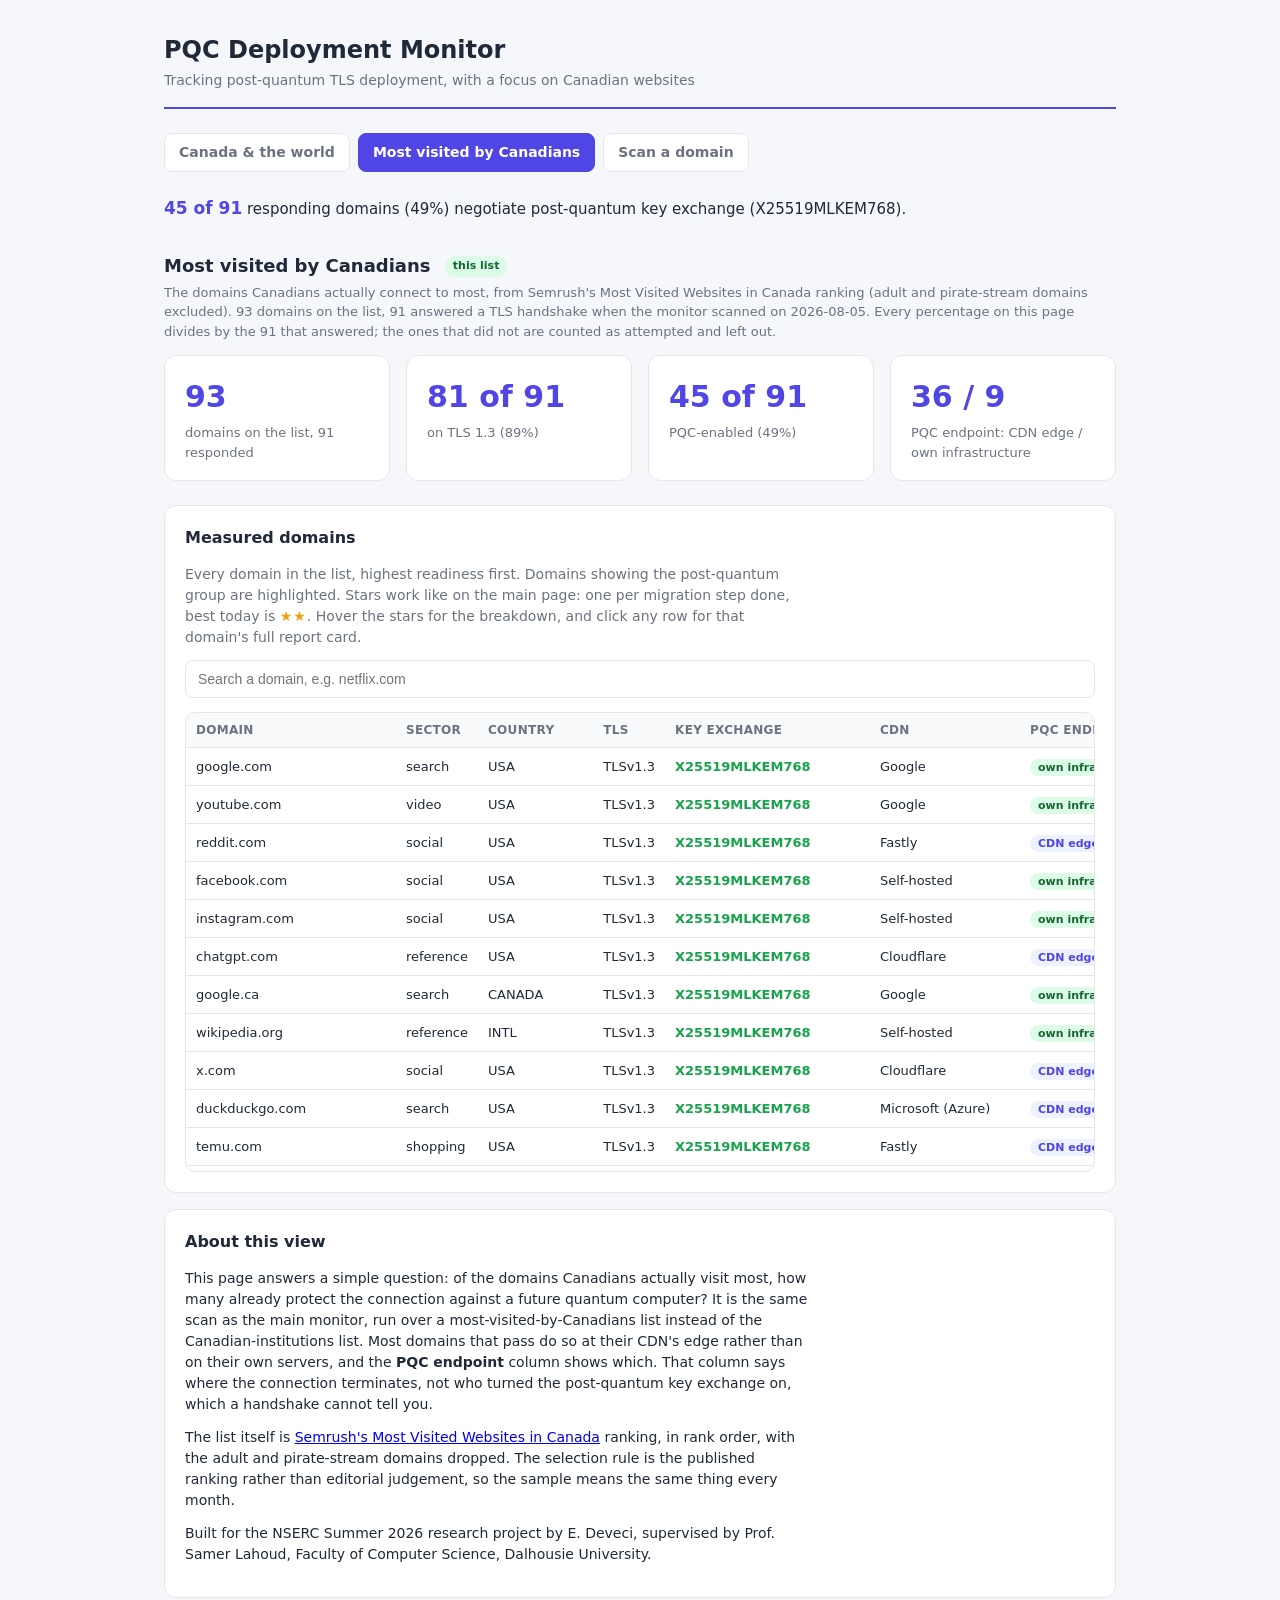
<file: canada-topvisited.html>
<!DOCTYPE html>
<html lang='en'>
<head>
<meta charset='UTF-8'>
<meta name='viewport' content='width=device-width, initial-scale=1.0'>
<title>PQC Monitor - Most visited by Canadians</title>
<link rel='icon' href="data:image/svg+xml,<svg xmlns='http://www.w3.org/2000/svg' viewBox='0 0 16 16'><rect width='16' height='16' rx='3' fill='%234f46e5'/><rect x='4.5' y='7.5' width='7' height='5' rx='1' fill='white'/><path d='M6 7.5V5.8a2 2 0 0 1 4 0v1.7' stroke='white' stroke-width='1.3' fill='none'/></svg>">
<link rel='stylesheet' href='style.css?v=2026-08-07-1'>
</head>
<body>
<div class='page'>
<header class='header'><div><h1>PQC Deployment Monitor</h1><p class='tagline'>Tracking post-quantum TLS deployment, with a focus on Canadian websites</p></div></header>
<nav class='nav'><a href='index.html'>Canada &amp; the world</a><a href='canada-topvisited.html' class='active'>Most visited by Canadians</a><a href='check.html'>Scan a domain</a></nav>
<p class='headline'><strong>45 of 91</strong> responding domains (49%) negotiate post-quantum key exchange (X25519MLKEM768).</p>
<h2 class='section-head'>Most visited by Canadians <span class='tag tag-ca'>this list</span></h2>
<p class='scope'>
The domains Canadians actually connect to most, from Semrush's Most Visited Websites in
Canada ranking (adult and pirate-stream domains excluded). 93 domains on the list,
91 answered a TLS handshake when the monitor scanned on 2026-08-05. Every
percentage on this page divides by the 91 that answered; the ones that did not are
counted as attempted and left out.
</p>
<section class='summary'><div class='box'><div class='num'>93</div><div class='label'>domains on the list, 91 responded</div></div><div class='box'><div class='num'>81 of 91</div><div class='label'>on TLS 1.3 (89%)</div></div><div class='box'><div class='num'>45 of 91</div><div class='label'>PQC-enabled (49%)</div></div><div class='box'><div class='num'>36 / 9</div><div class='label'>PQC endpoint: CDN edge / own infrastructure</div></div></section>
<section class='card'>
<h2>Measured domains</h2>
<p class='hint'>
Every domain in the list, highest readiness first. Domains showing the post-quantum group
are highlighted. Stars work like on the main page: one per migration step done, best today
is <span class='stars'>★★</span>. Hover the stars for the breakdown, and click any
row for that domain's full report card.
</p>
<div id='siteDetail' class='site-detail' style='display:none'></div>
<div class='filters'><input id='search' placeholder='Search a domain, e.g. netflix.com' oninput='draw()'></div>
<div class='table-scroll'><table><thead><tr><th>Domain</th><th>Sector</th><th>Country</th><th>TLS</th><th>Key exchange</th><th>CDN</th><th>PQC endpoint</th><th>Readiness</th></tr></thead><tbody id='rows'></tbody></table></div>
</section>
<section class='card'><h2>About this view</h2>
<p>
This page answers a simple question: of the domains Canadians actually visit most, how many
already protect the connection against a future quantum computer? It is the same scan as the
main monitor, run over a most-visited-by-Canadians list instead of the Canadian-institutions
list. Most domains that pass do so at their CDN's edge rather than on their own servers, and
the <strong>PQC endpoint</strong> column shows which. That column says where the connection
terminates, not who turned the post-quantum key exchange on, which a handshake cannot tell
you.
</p>
<p>
The list itself is <a href='https://www.semrush.com/trending-websites/ca/all'>Semrush's Most
Visited Websites in Canada</a> ranking, in rank order, with the adult and pirate-stream
domains dropped. The selection rule is the published ranking rather than editorial judgement,
so the sample means the same thing every month.
</p>
<p>
Built for the NSERC Summer 2026 research project by E. Deveci, supervised by
Prof. Samer Lahoud, Faculty of Computer Science, Dalhousie University.
</p>
</section>
</div>
<script src='report-card.js?v=2026-08-07-1'></script>
<script>
const DATA = [{"site": "google.com", "sector": "search", "country": "USA", "tls": "TLSv1.3", "kex": "X25519MLKEM768", "cert": "ecdsa_secp256r1_sha256", "cdn": "Google", "source": "own", "score": 75, "stars": 2}, {"site": "youtube.com", "sector": "video", "country": "USA", "tls": "TLSv1.3", "kex": "X25519MLKEM768", "cert": "ecdsa_secp256r1_sha256", "cdn": "Google", "source": "own", "score": 75, "stars": 2}, {"site": "reddit.com", "sector": "social", "country": "USA", "tls": "TLSv1.3", "kex": "X25519MLKEM768", "cert": "rsa_pss_rsae_sha256", "cdn": "Fastly", "source": "provider", "score": 75, "stars": 2}, {"site": "facebook.com", "sector": "social", "country": "USA", "tls": "TLSv1.3", "kex": "X25519MLKEM768", "cert": "ecdsa_secp256r1_sha256", "cdn": "Self-hosted", "source": "own", "score": 75, "stars": 2}, {"site": "instagram.com", "sector": "social", "country": "USA", "tls": "TLSv1.3", "kex": "X25519MLKEM768", "cert": "ecdsa_secp256r1_sha256", "cdn": "Self-hosted", "source": "own", "score": 75, "stars": 2}, {"site": "chatgpt.com", "sector": "reference", "country": "USA", "tls": "TLSv1.3", "kex": "X25519MLKEM768", "cert": "ecdsa_secp256r1_sha256", "cdn": "Cloudflare", "source": "provider", "score": 75, "stars": 2}, {"site": "google.ca", "sector": "search", "country": "CANADA", "tls": "TLSv1.3", "kex": "X25519MLKEM768", "cert": "ecdsa_secp256r1_sha256", "cdn": "Google", "source": "own", "score": 75, "stars": 2}, {"site": "wikipedia.org", "sector": "reference", "country": "INTL", "tls": "TLSv1.3", "kex": "X25519MLKEM768", "cert": "ecdsa_secp256r1_sha256", "cdn": "Self-hosted", "source": "own", "score": 75, "stars": 2}, {"site": "x.com", "sector": "social", "country": "USA", "tls": "TLSv1.3", "kex": "X25519MLKEM768", "cert": "ecdsa_secp256r1_sha256", "cdn": "Cloudflare", "source": "provider", "score": 75, "stars": 2}, {"site": "duckduckgo.com", "sector": "search", "country": "USA", "tls": "TLSv1.3", "kex": "X25519MLKEM768", "cert": "rsa_pss_rsae_sha256", "cdn": "Microsoft (Azure)", "source": "provider", "score": 75, "stars": 2}, {"site": "temu.com", "sector": "shopping", "country": "USA", "tls": "TLSv1.3", "kex": "X25519MLKEM768", "cert": "rsa_pss_rsae_sha256", "cdn": "Fastly", "source": "provider", "score": 75, "stars": 2}, {"site": "weather.com", "sector": "news", "country": "USA", "tls": "TLSv1.3", "kex": "X25519MLKEM768", "cert": "ecdsa_secp256r1_sha256", "cdn": "Akamai", "source": "provider", "score": 75, "stars": 2}, {"site": "walmart.ca", "sector": "shopping", "country": "CANADA", "tls": "TLSv1.3", "kex": "X25519MLKEM768", "cert": "rsa_pss_rsae_sha256", "cdn": "Akamai", "source": "provider", "score": 75, "stars": 2}, {"site": "pinterest.com", "sector": "social", "country": "USA", "tls": "TLSv1.3", "kex": "X25519MLKEM768", "cert": "rsa_pss_rsae_sha256", "cdn": "Fastly", "source": "provider", "score": 75, "stars": 2}, {"site": "discord.com", "sector": "social", "country": "USA", "tls": "TLSv1.3", "kex": "X25519MLKEM768", "cert": "ecdsa_secp256r1_sha256", "cdn": "Cloudflare", "source": "provider", "score": 75, "stars": 2}, {"site": "stake.com", "sector": "other", "country": "CURACAO", "tls": "TLSv1.3", "kex": "X25519MLKEM768", "cert": "ecdsa_secp256r1_sha256", "cdn": "Cloudflare", "source": "provider", "score": 75, "stars": 2}, {"site": "twitch.tv", "sector": "video", "country": "USA", "tls": "TLSv1.3", "kex": "X25519MLKEM768", "cert": "rsa_pss_rsae_sha256", "cdn": "Fastly", "source": "provider", "score": 75, "stars": 2}, {"site": "interac.ca", "sector": "bank", "country": "CANADA", "tls": "TLSv1.3", "kex": "X25519MLKEM768", "cert": "rsa_pss_rsae_sha256", "cdn": "Imperva (Incapsula)", "source": "provider", "score": 75, "stars": 2}, {"site": "nytimes.com", "sector": "news", "country": "USA", "tls": "TLSv1.3", "kex": "X25519MLKEM768", "cert": "rsa_pss_rsae_sha256", "cdn": "Fastly", "source": "provider", "score": 75, "stars": 2}, {"site": "claude.ai", "sector": "reference", "country": "USA", "tls": "TLSv1.3", "kex": "X25519MLKEM768", "cert": "ecdsa_secp256r1_sha256", "cdn": "Cloudflare", "source": "provider", "score": 75, "stars": 2}, {"site": "apple.com", "sector": "reference", "country": "USA", "tls": "TLSv1.3", "kex": "X25519MLKEM768", "cert": "ecdsa_secp256r1_sha256", "cdn": "Self-hosted", "source": "own", "score": 75, "stars": 2}, {"site": "bbc.com", "sector": "news", "country": "UK", "tls": "TLSv1.3", "kex": "X25519MLKEM768", "cert": "rsa_pss_rsae_sha256", "cdn": "Fastly", "source": "provider", "score": 75, "stars": 2}, {"site": "indeed.com", "sector": "reference", "country": "USA", "tls": "TLSv1.3", "kex": "X25519MLKEM768", "cert": "ecdsa_secp256r1_sha256", "cdn": "Cloudflare", "source": "provider", "score": 75, "stars": 2}, {"site": "td.com", "sector": "bank", "country": "CANADA", "tls": "TLSv1.3", "kex": "X25519MLKEM768", "cert": "rsa_pss_rsae_sha256", "cdn": "Akamai", "source": "provider", "score": 75, "stars": 2}, {"site": "whatsapp.com", "sector": "social", "country": "USA", "tls": "TLSv1.3", "kex": "X25519MLKEM768", "cert": "ecdsa_secp256r1_sha256", "cdn": "Self-hosted", "source": "own", "score": 75, "stars": 2}, {"site": "homedepot.ca", "sector": "shopping", "country": "CANADA", "tls": "TLSv1.3", "kex": "X25519MLKEM768", "cert": "rsa_pss_rsae_sha256", "cdn": "Akamai", "source": "provider", "score": 75, "stars": 2}, {"site": "primevideo.com", "sector": "video", "country": "USA", "tls": "TLSv1.3", "kex": "X25519MLKEM768", "cert": "rsa_pss_rsae_sha256", "cdn": "Amazon CloudFront", "source": "own", "score": 75, "stars": 2}, {"site": "realtor.ca", "sector": "shopping", "country": "CANADA", "tls": "TLSv1.3", "kex": "X25519MLKEM768", "cert": "rsa_pss_rsae_sha256", "cdn": "Imperva (Incapsula)", "source": "provider", "score": 75, "stars": 2}, {"site": "paypal.com", "sector": "bank", "country": "USA", "tls": "TLSv1.3", "kex": "X25519MLKEM768", "cert": "rsa_pss_rsae_sha256", "cdn": "Cloudflare", "source": "provider", "score": 75, "stars": 2}, {"site": "canva.com", "sector": "reference", "country": "USA", "tls": "TLSv1.3", "kex": "X25519MLKEM768", "cert": "rsa_pss_rsae_sha256", "cdn": "Amazon CloudFront", "source": "provider", "score": 75, "stars": 2}, {"site": "espn.com", "sector": "news", "country": "USA", "tls": "TLSv1.3", "kex": "X25519MLKEM768", "cert": "rsa_pss_rsae_sha256", "cdn": "Amazon CloudFront", "source": "provider", "score": 75, "stars": 2}, {"site": "rbcroyalbank.com", "sector": "bank", "country": "CANADA", "tls": "TLSv1.3", "kex": "X25519MLKEM768", "cert": "rsa_pss_rsae_sha256", "cdn": "Akamai", "source": "provider", "score": 75, "stars": 2}, {"site": "cnn.com", "sector": "news", "country": "USA", "tls": "TLSv1.3", "kex": "X25519MLKEM768", "cert": "ecdsa_secp384r1_sha384", "cdn": "Fastly", "source": "provider", "score": 75, "stars": 2}, {"site": "scotiabank.com", "sector": "bank", "country": "CANADA", "tls": "TLSv1.3", "kex": "X25519MLKEM768", "cert": "rsa_pss_rsae_sha256", "cdn": "Akamai", "source": "provider", "score": 75, "stars": 2}, {"site": "openai.com", "sector": "reference", "country": "USA", "tls": "TLSv1.3", "kex": "X25519MLKEM768", "cert": "ecdsa_secp256r1_sha256", "cdn": "Cloudflare", "source": "provider", "score": 75, "stars": 2}, {"site": "canadapost-postescanada.ca", "sector": "gov", "country": "CANADA", "tls": "TLSv1.3", "kex": "X25519MLKEM768", "cert": "rsa_pss_rsae_sha256", "cdn": "Amazon CloudFront", "source": "provider", "score": 75, "stars": 2}, {"site": "ebay.ca", "sector": "shopping", "country": "CANADA", "tls": "TLSv1.3", "kex": "X25519MLKEM768", "cert": "rsa_pss_rsae_sha256", "cdn": "Akamai", "source": "provider", "score": 75, "stars": 2}, {"site": "shopify.com", "sector": "shopping", "country": "CANADA", "tls": "TLSv1.3", "kex": "X25519MLKEM768", "cert": "ecdsa_secp256r1_sha256", "cdn": "Cloudflare", "source": "provider", "score": 75, "stars": 2}, {"site": "twitter.com", "sector": "social", "country": "USA", "tls": "TLSv1.3", "kex": "X25519MLKEM768", "cert": "ecdsa_secp256r1_sha256", "cdn": "Cloudflare", "source": "provider", "score": 75, "stars": 2}, {"site": "zoom.us", "sector": "reference", "country": "USA", "tls": "TLSv1.3", "kex": "X25519MLKEM768", "cert": "rsa_pss_rsae_sha256", "cdn": "Cloudflare", "source": "provider", "score": 75, "stars": 2}, {"site": "theguardian.com", "sector": "news", "country": "UK", "tls": "TLSv1.3", "kex": "X25519MLKEM768", "cert": "rsa_pss_rsae_sha256", "cdn": "Fastly", "source": "provider", "score": 75, "stars": 2}, {"site": "wealthsimple.com", "sector": "bank", "country": "CANADA", "tls": "TLSv1.3", "kex": "X25519MLKEM768", "cert": "rsa_pss_rsae_sha256", "cdn": "Amazon CloudFront", "source": "provider", "score": 75, "stars": 2}, {"site": "nhl.com", "sector": "news", "country": "USA", "tls": "TLSv1.3", "kex": "X25519MLKEM768", "cert": "ecdsa_secp256r1_sha256", "cdn": "Cloudflare", "source": "provider", "score": 75, "stars": 2}, {"site": "accuweather.com", "sector": "news", "country": "USA", "tls": "TLSv1.3", "kex": "X25519MLKEM768", "cert": "ecdsa_secp256r1_sha256", "cdn": "Akamai", "source": "provider", "score": 75, "stars": 2}, {"site": "aircanada.com", "sector": "travel", "country": "CANADA", "tls": "TLSv1.3", "kex": "X25519MLKEM768", "cert": "rsa_pss_rsae_sha256", "cdn": "Akamai", "source": "provider", "score": 75, "stars": 2}, {"site": "amazon.ca", "sector": "shopping", "country": "CANADA", "tls": "TLSv1.3", "kex": "X25519, 253 bits", "cert": "rsa_pss_rsae_sha256", "cdn": "Amazon CloudFront", "source": "none", "score": 35, "stars": 1}, {"site": "yahoo.com", "sector": "search", "country": "USA", "tls": "TLSv1.3", "kex": "X25519, 253 bits", "cert": "ecdsa_secp256r1_sha256", "cdn": "Self-hosted", "source": "none", "score": 35, "stars": 1}, {"site": "linkedin.com", "sector": "social", "country": "USA", "tls": "TLSv1.3", "kex": "X25519, 253 bits", "cert": "rsa_pss_rsae_sha256", "cdn": "Google", "source": "none", "score": 35, "stars": 1}, {"site": "bing.com", "sector": "search", "country": "USA", "tls": "TLSv1.3", "kex": "ECDH, secp521r1, 521 bits", "cert": "rsa_pss_rsae_sha256", "cdn": "Azure Front Door", "source": "none", "score": 35, "stars": 1}, {"site": "live.com", "sector": "reference", "country": "USA", "tls": "TLSv1.3", "kex": "ECDH, secp521r1, 521 bits", "cert": "rsa_pss_rsae_sha256", "cdn": "Azure Front Door", "source": "none", "score": 35, "stars": 1}, {"site": "tiktok.com", "sector": "social", "country": "USA", "tls": "TLSv1.3", "kex": "X25519, 253 bits", "cert": "ecdsa_secp256r1_sha256", "cdn": "Akamai", "source": "none", "score": 35, "stars": 1}, {"site": "netflix.com", "sector": "video", "country": "USA", "tls": "TLSv1.3", "kex": "X25519, 253 bits", "cert": "ecdsa_secp256r1_sha256", "cdn": "Amazon (AWS)", "source": "none", "score": 35, "stars": 1}, {"site": "microsoft.com", "sector": "reference", "country": "USA", "tls": "TLSv1.3", "kex": "ECDH, prime256v1, 256 bits", "cert": "rsa_pss_rsae_sha256", "cdn": "Azure Front Door", "source": "none", "score": 35, "stars": 1}, {"site": "theweathernetwork.com", "sector": "news", "country": "CANADA", "tls": "TLSv1.3", "kex": "X25519, 253 bits", "cert": "rsa_pss_rsae_sha256", "cdn": "Amazon CloudFront", "source": "none", "score": 35, "stars": 1}, {"site": "cbc.ca", "sector": "news", "country": "CANADA", "tls": "TLSv1.3", "kex": "X25519, 253 bits", "cert": "rsa_pss_rsae_sha256", "cdn": "Akamai", "source": "none", "score": 35, "stars": 1}, {"site": "msn.com", "sector": "news", "country": "USA", "tls": "TLSv1.3", "kex": "ECDH, secp521r1, 521 bits", "cert": "rsa_pss_rsae_sha256", "cdn": "Azure Front Door", "source": "none", "score": 35, "stars": 1}, {"site": "spotify.com", "sector": "video", "country": "USA", "tls": "TLSv1.3", "kex": "X25519, 253 bits", "cert": "rsa_pss_rsae_sha256", "cdn": "Fastly", "source": "none", "score": 35, "stars": 1}, {"site": "imdb.com", "sector": "reference", "country": "USA", "tls": "TLSv1.3", "kex": "X25519, 253 bits", "cert": "rsa_pss_rsae_sha256", "cdn": "Amazon CloudFront", "source": "none", "score": 35, "stars": 1}, {"site": "roblox.com", "sector": "other", "country": "USA", "tls": "TLSv1.3", "kex": "X25519, 253 bits", "cert": "rsa_pss_rsae_sha256", "cdn": "Self-hosted", "source": "none", "score": 35, "stars": 1}, {"site": "amazon.com", "sector": "shopping", "country": "USA", "tls": "TLSv1.3", "kex": "X25519, 253 bits", "cert": "rsa_pss_rsae_sha256", "cdn": "Amazon CloudFront", "source": "none", "score": 35, "stars": 1}, {"site": "office.com", "sector": "reference", "country": "USA", "tls": "TLSv1.3", "kex": "ECDH, secp521r1, 521 bits", "cert": "rsa_pss_rsae_sha256", "cdn": "Azure Front Door", "source": "none", "score": 35, "stars": 1}, {"site": "github.com", "sector": "reference", "country": "USA", "tls": "TLSv1.3", "kex": "X25519, 253 bits", "cert": "ecdsa_secp256r1_sha256", "cdn": "Self-hosted", "source": "none", "score": 35, "stars": 1}, {"site": "snapchat.com", "sector": "social", "country": "USA", "tls": "TLSv1.3", "kex": "X25519, 253 bits", "cert": "rsa_pss_rsae_sha256", "cdn": "Google", "source": "none", "score": 35, "stars": 1}, {"site": "costco.ca", "sector": "shopping", "country": "CANADA", "tls": "TLSv1.3", "kex": "X25519, 253 bits", "cert": "ecdsa_secp256r1_sha256", "cdn": "Akamai", "source": "none", "score": 35, "stars": 1}, {"site": "bestbuy.ca", "sector": "shopping", "country": "CANADA", "tls": "TLSv1.3", "kex": "X25519, 253 bits", "cert": "ecdsa_secp256r1_sha256", "cdn": "Akamai", "source": "none", "score": 35, "stars": 1}, {"site": "dailymotion.com", "sector": "video", "country": "FRANCE", "tls": "TLSv1.3", "kex": "ECDH, prime256v1, 256 bits", "cert": "rsa_pss_rsae_sha256", "cdn": "Amazon CloudFront", "source": "none", "score": 35, "stars": 1}, {"site": "weather.gc.ca", "sector": "news", "country": "CANADA", "tls": "TLSv1.3", "kex": "X25519, 253 bits", "cert": "rsa_pss_rsae_sha256", "cdn": "Self-hosted", "source": "none", "score": 35, "stars": 1}, {"site": "fifa.com", "sector": "other", "country": "SWITZERLAND", "tls": "TLSv1.3", "kex": "X25519, 253 bits", "cert": "ecdsa_secp256r1_sha256", "cdn": "Azure Front Door", "source": "none", "score": 35, "stars": 1}, {"site": "cibc.com", "sector": "bank", "country": "CANADA", "tls": "TLSv1.3", "kex": "X25519, 253 bits", "cert": "rsa_pss_rsae_sha256", "cdn": "Akamai", "source": "none", "score": 35, "stars": 1}, {"site": "shein.com", "sector": "shopping", "country": "CHINA", "tls": "TLSv1.3", "kex": "X25519, 253 bits", "cert": "rsa_pss_rsae_sha256", "cdn": "Akamai", "source": "none", "score": 35, "stars": 1}, {"site": "rogers.com", "sector": "telco", "country": "CANADA", "tls": "TLSv1.3", "kex": "X25519, 253 bits", "cert": "rsa_pss_rsae_sha256", "cdn": "Microsoft (Azure)", "source": "none", "score": 35, "stars": 1}, {"site": "bmo.com", "sector": "bank", "country": "CANADA", "tls": "TLSv1.3", "kex": "X25519, 253 bits", "cert": "rsa_pss_rsae_sha256", "cdn": "Akamai", "source": "none", "score": 35, "stars": 1}, {"site": "kijiji.ca", "sector": "shopping", "country": "CANADA", "tls": "TLSv1.3", "kex": "X25519, 253 bits", "cert": "rsa_pss_rsae_sha256", "cdn": "Google", "source": "none", "score": 35, "stars": 1}, {"site": "meteomedia.com", "sector": "news", "country": "CANADA", "tls": "TLSv1.3", "kex": "X25519, 253 bits", "cert": "rsa_pss_rsae_sha256", "cdn": "Amazon CloudFront", "source": "none", "score": 35, "stars": 1}, {"site": "desjardins.com", "sector": "bank", "country": "CANADA", "tls": "TLSv1.3", "kex": "X25519, 253 bits", "cert": "rsa_pss_rsae_sha256", "cdn": "Self-hosted", "source": "none", "score": 35, "stars": 1}, {"site": "radio-canada.ca", "sector": "news", "country": "CANADA", "tls": "TLSv1.3", "kex": "X25519, 253 bits", "cert": "rsa_pss_rsae_sha256", "cdn": "Amazon (AWS)", "source": "none", "score": 35, "stars": 1}, {"site": "gov.bc.ca", "sector": "gov", "country": "CANADA", "tls": "TLSv1.3", "kex": "X25519, 253 bits", "cert": "rsa_pss_rsae_sha256", "cdn": "Self-hosted", "source": "none", "score": 35, "stars": 1}, {"site": "globalnews.ca", "sector": "news", "country": "CANADA", "tls": "TLSv1.3", "kex": "X25519, 253 bits", "cert": "ecdsa_secp256r1_sha256", "cdn": "Automattic", "source": "none", "score": 35, "stars": 1}, {"site": "sportsnet.ca", "sector": "news", "country": "CANADA", "tls": "TLSv1.3", "kex": "X25519, 253 bits", "cert": "rsa_pss_rsae_sha256", "cdn": "Akamai", "source": "none", "score": 35, "stars": 1}, {"site": "crave.ca", "sector": "video", "country": "CANADA", "tls": "TLSv1.3", "kex": "X25519, 253 bits", "cert": "ecdsa_secp256r1_sha256", "cdn": "Akamai", "source": "none", "score": 35, "stars": 1}, {"site": "disneyplus.com", "sector": "video", "country": "USA", "tls": "TLSv1.3", "kex": "X25519, 253 bits", "cert": "rsa_pss_rsae_sha256", "cdn": "Google", "source": "none", "score": 35, "stars": 1}, {"site": "canada.ca", "sector": "gov", "country": "CANADA", "tls": "TLSv1.2", "kex": "ECDH, prime256v1, 256 bits", "cert": "rsa_pkcs1_sha256", "cdn": "Self-hosted", "source": "none", "score": 20, "stars": 0}, {"site": "canadiantire.ca", "sector": "shopping", "country": "CANADA", "tls": "TLSv1.2", "kex": "ECDH, prime256v1, 256 bits", "cert": "rsa_pkcs1_sha256", "cdn": "Self-hosted", "source": "none", "score": 20, "stars": 0}, {"site": "ctvnews.ca", "sector": "news", "country": "CANADA", "tls": "TLSv1.2", "kex": "ECDH, prime256v1, 256 bits", "cert": "rsa_pkcs1_sha256", "cdn": "Amazon (AWS)", "source": "none", "score": 20, "stars": 0}, {"site": "tsn.ca", "sector": "news", "country": "CANADA", "tls": "TLSv1.2", "kex": "ECDH, prime256v1, 256 bits", "cert": "rsa_pkcs1_sha256", "cdn": "Amazon (AWS)", "source": "none", "score": 20, "stars": 0}, {"site": "cra-arc.gc.ca", "sector": "gov", "country": "CANADA", "tls": "TLSv1.2", "kex": "ECDH, prime256v1, 256 bits", "cert": "rsa_pkcs1_sha256", "cdn": "Self-hosted", "source": "none", "score": 20, "stars": 0}, {"site": "aliexpress.com", "sector": "shopping", "country": "CHINA", "tls": "TLSv1.2", "kex": "X25519, 253 bits", "cert": "ecdsa_secp256r1_sha256", "cdn": "Alibaba Cloud", "source": "none", "score": 20, "stars": 0}, {"site": "quora.com", "sector": "social", "country": "USA", "tls": "TLSv1.2", "kex": "ECDH, prime256v1, 256 bits", "cert": "rsa_pkcs1_sha512", "cdn": "Cloudflare", "source": "none", "score": 20, "stars": 0}, {"site": "etsy.com", "sector": "shopping", "country": "USA", "tls": "TLSv1.2", "kex": "X25519, 253 bits", "cert": "rsa_pss_rsae_sha256", "cdn": "Fastly", "source": "none", "score": 20, "stars": 0}, {"site": "lapresse.ca", "sector": "news", "country": "CANADA", "tls": "TLSv1.2", "kex": "ECDH, prime256v1, 256 bits", "cert": "rsa_pkcs1_sha256", "cdn": "Amazon CloudFront", "source": "none", "score": 20, "stars": 0}, {"site": "ontario.ca", "sector": "gov", "country": "CANADA", "tls": "TLSv1.2", "kex": "X25519, 253 bits", "cert": "rsa_pss_rsae_sha256", "cdn": "Amazon CloudFront", "source": "none", "score": 20, "stars": 0}];
const SCAN_DATE = "2026-08-05";
// report-card.js holds starCell(), showSite() and the rest, the same code the
// main dashboard uses. All this page has to do is hand it the rows and draw
// the table.
setReportCard(DATA, SCAN_DATE);

function draw() {
  let q = document.getElementById('search').value.toLowerCase();
  let out = '';
  for (let i = 0; i < DATA.length; i++) {
    let r = DATA[i];
    if (q && r.site.toLowerCase().indexOf(q) === -1) continue;
    let kex = r.kex.indexOf('MLKEM') !== -1 ? "<span class='kex-pqc'>" + esc(r.kex) + "</span>" : esc(r.kex);
    let src = r.source ? r.source : 'none';   // sourceLabel() and esc() are in report-card.js
    out += "<tr onclick='showSite(" + i + ")'><td>" + esc(r.site) + "</td><td>" + esc(r.sector) + "</td><td>" + esc(r.country) +
           "</td><td>" + esc(r.tls) + "</td><td>" + kex + "</td><td>" + esc(r.cdn) +
           "</td><td><span class='pill pill-" + src + "'>" + sourceLabel(src) + "</span></td><td>" + starCell(r) + "</td></tr>";
  }
  document.getElementById('rows').innerHTML = out;
}
draw();
</script>
</body>
</html>
</file>
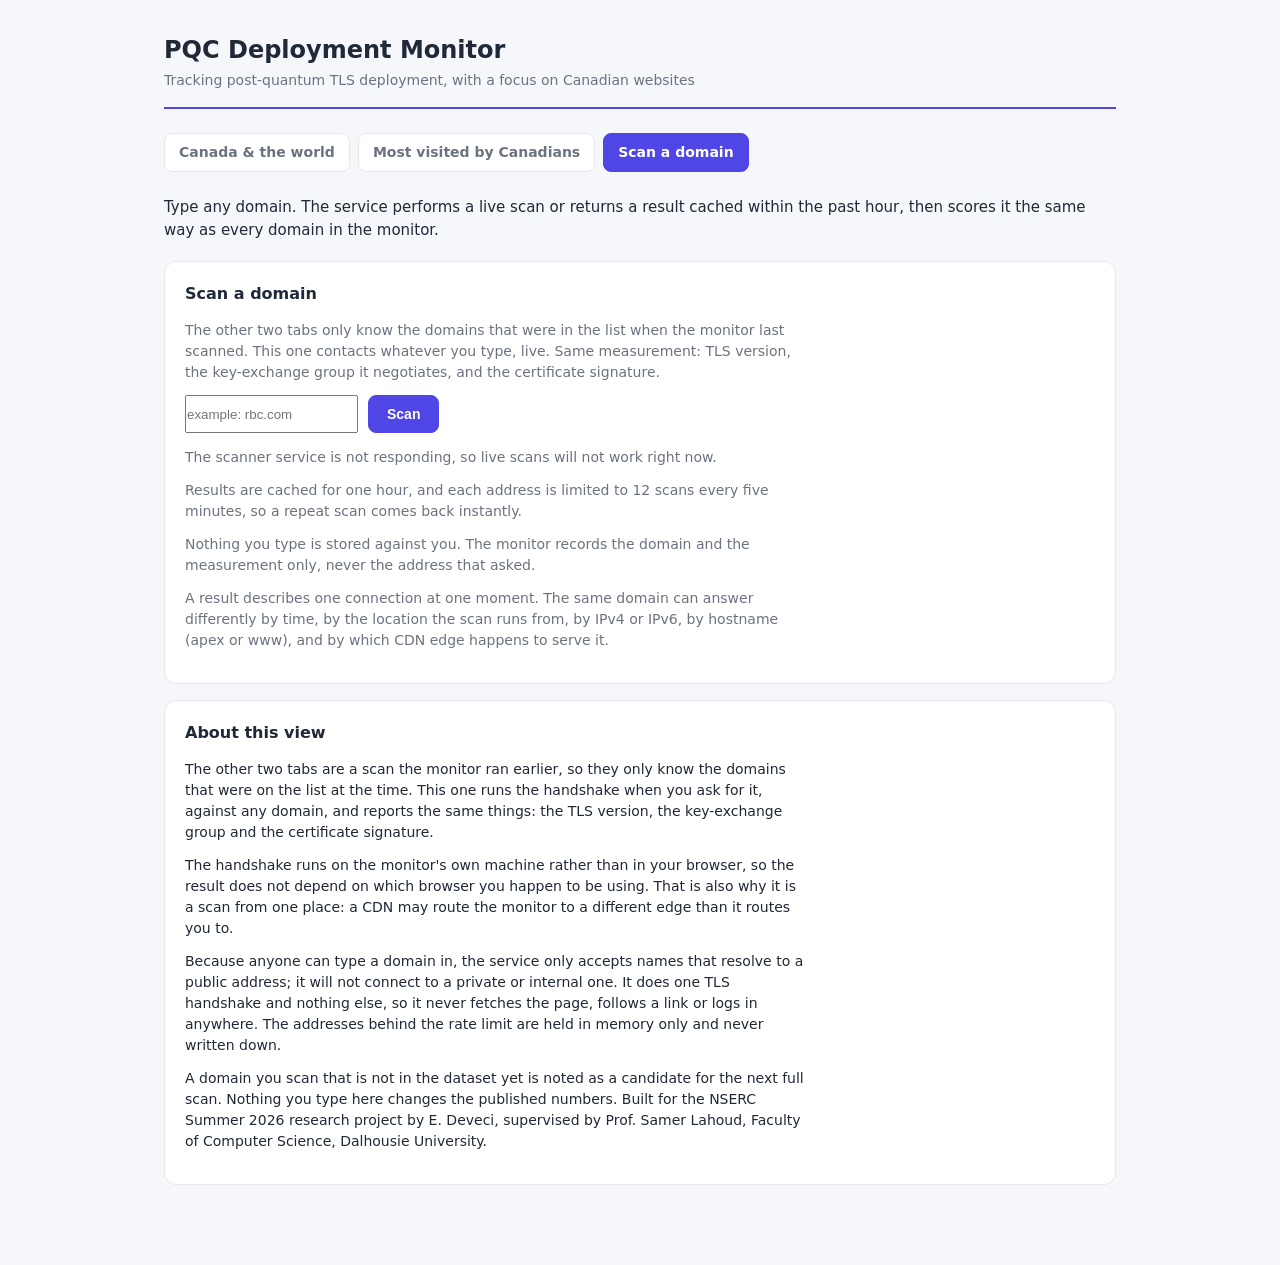
<file: check.html>
<!DOCTYPE html>
<html lang="en">
<head>
  <meta charset="UTF-8">
  <meta name="viewport" content="width=device-width, initial-scale=1.0">
  <!-- The tab icon, a padlock in the page's own indigo, written inline as a data
       URI. Inline so there is no extra request and no binary file in the repo.
       Without it every page load ends in a 404 for /favicon.ico. -->
  <link rel="icon" href="data:image/svg+xml,<svg xmlns='http://www.w3.org/2000/svg' viewBox='0 0 16 16'><rect width='16' height='16' rx='3' fill='%234f46e5'/><rect x='4.5' y='7.5' width='7' height='5' rx='1' fill='white'/><path d='M6 7.5V5.8a2 2 0 0 1 4 0v1.7' stroke='white' stroke-width='1.3' fill='none'/></svg>">
  <title>PQC Monitor - Scan a domain</title>
  <!-- No charts on this page, so no Chart.js and no map library. report-card.js
       draws the card, the same one the other two tabs open when you click a row,
       the only difference being where the row came from. check.js has to load
       after it. The ?v= is a cache buster, see the note in index.html. -->
  <link rel="stylesheet" href="style.css?v=2026-08-07-1">
  <script src="report-card.js?v=2026-08-07-1" defer></script>
  <script src="check.js?v=2026-08-07-1" defer></script>
</head>
<body>
  <div class="page">

    <header class="header">
      <div>
        <h1>PQC Deployment Monitor</h1>
        <p class="tagline">Tracking post-quantum TLS deployment, with a focus on Canadian websites</p>
      </div>
    </header>

    <nav class="nav">
      <a href="index.html">Canada &amp; the world</a>
      <a href="canada-topvisited.html">Most visited by Canadians</a>
      <a href="check.html" class="active">Scan a domain</a>
    </nav>

    <p class="headline">Type any domain. The service performs a live scan or returns a result cached
       within the past hour, then scores it the same way as every domain in the monitor.</p>

    <section class="card">
      <h2>Scan a domain</h2>
      <p class="hint">The other two tabs only know the domains that were in the list when the monitor last
         scanned. This one contacts whatever you type, live. Same measurement: TLS version, the
         key-exchange group it negotiates, and the certificate signature.</p>
      <div class="filters">
        <input id="domain" placeholder="example: rbc.com" autocomplete="off" spellcheck="false">
        <button id="go" class="btn">Scan</button>
      </div>
      <p id="status" class="hint"></p>
      <div id="siteDetail" class="site-detail" style="display:none"></div>
      <p class="hint">Results are cached for one hour, and each address is limited to 12 scans every five
         minutes, so a repeat scan comes back instantly.</p>
      <p class="hint">Nothing you type is stored against you. The monitor records the domain and the
         measurement only, never the address that asked.</p>
      <p class="hint">A result describes one connection at one moment. The same domain can answer
         differently by time, by the location the scan runs from, by IPv4 or IPv6, by hostname (apex or
         www), and by which CDN edge happens to serve it.</p>
    </section>

    <section class="card">
      <h2>About this view</h2>
      <p>The other two tabs are a scan the monitor ran earlier, so they only know the domains that were on
         the list at the time. This one runs the handshake when you ask for it, against any domain,
         and reports the same things: the TLS version, the key-exchange group and the certificate
         signature.</p>
      <p>The handshake runs on the monitor's own machine rather than in your browser, so the result does
         not depend on which browser you happen to be using. That is also why it is a scan from one place:
         a CDN may route the monitor to a different edge than it routes you to.</p>
      <p>Because anyone can type a domain in, the service only accepts names that resolve to a public
         address; it will not connect to a private or internal one. It does one TLS handshake and nothing
         else, so it never fetches the page, follows a link or logs in anywhere. The addresses behind the
         rate limit are held in memory only and never written down.</p>
      <p>A domain you scan that is not in the dataset yet is noted as a candidate for the next full scan.
         Nothing you type here changes the published numbers. Built for the NSERC Summer 2026 research
         project by E. Deveci, supervised by Prof. Samer Lahoud, Faculty of Computer Science,
         Dalhousie University.</p>
    </section>

  </div>
</body>
</html>
</file>
<file: style.css>
/* Styles for the monitor page. Kept it plain on purpose, no framework.
   indigo = the PQC/highlight colour, green = "good / TLS 1.3 / has PQC". */
:root {
  --indigo: #4f46e5;
  --green: #16a34a;
  --slate: #cbd5e1;
  --ink: #1f2937;
  --muted: #6b7280;
  --line: #e5e7eb;
  --bg: #f6f7fb;
}

* { box-sizing: border-box; margin: 0; padding: 0; }

body {
  font-family: system-ui, -apple-system, "Segoe UI", Roboto, sans-serif;
  background: var(--bg);
  color: var(--ink);
  line-height: 1.5;
}

.page { max-width: 1000px; margin: 0 auto; padding: 32px 24px 64px; }

.header {
  display: flex; justify-content: space-between; align-items: flex-end;
  gap: 16px; flex-wrap: wrap;
  border-bottom: 2px solid var(--indigo);
  padding-bottom: 16px; margin-bottom: 24px;
}
h1 { font-size: 24px; font-weight: 700; }
.tagline { color: var(--muted); font-size: 14px; margin-top: 2px; }
.date { font-size: 13px; color: var(--muted); display: flex; flex-direction: column; gap: 4px; }
.date select {
  border: 1px solid var(--line); border-radius: 8px; padding: 8px 10px;
  font-size: 14px; background: #fff; color: var(--ink);
}

/* the four big number cards up top */
.summary { display: grid; grid-template-columns: repeat(4, 1fr); gap: 16px; margin-bottom: 24px; }
.box { background: #fff; border: 1px solid var(--line); border-radius: 12px; padding: 18px 20px; }
.box .num { font-size: 30px; font-weight: 700; color: var(--indigo); }
.box .label { color: var(--muted); font-size: 13px; margin-top: 4px; }

.card { background: #fff; border: 1px solid var(--line); border-radius: 12px; padding: 20px; margin-bottom: 16px; }
.card h2 { font-size: 16px; font-weight: 600; margin-bottom: 14px; }

/* the little labels that mark whether a panel is Canada-only or all-countries.
   green tag = Canadian sites, indigo tag = every country we scanned. */
.section-head { font-size: 18px; font-weight: 700; margin: 30px 0 4px; color: var(--ink); }
.scope { color: var(--muted); font-size: 13px; margin-bottom: 14px; }
.tag { display: inline-block; font-size: 11px; font-weight: 600; padding: 2px 8px; border-radius: 10px; vertical-align: middle; margin-left: 8px; }
.tag-ca { background: #dcfce7; color: #166534; }
.tag-world { background: #eef2ff; color: #4f46e5; }
.charts { display: grid; grid-template-columns: 1fr 1fr; gap: 16px; }
.charts .card { margin-bottom: 0; }
canvas { max-width: 100%; }

.card p { margin-bottom: 12px; font-size: 14px; max-width: 70ch; }
code { background: #f1f5f9; padding: 1px 5px; border-radius: 4px; font-size: 13px; }

.filters { display: flex; gap: 10px; flex-wrap: wrap; margin-bottom: 14px; }
#search {
  flex: 1; min-width: 220px;
  border: 1px solid var(--line); border-radius: 8px;
  padding: 10px 12px; font-size: 14px;
}
.filters select {
  border: 1px solid var(--line); border-radius: 8px;
  padding: 10px 12px; font-size: 14px; background: #fff; color: var(--ink);
}
.filters .check { display: flex; align-items: center; gap: 5px; font-size: 14px; color: var(--ink); }
.table-scroll { max-height: 460px; overflow: auto; border: 1px solid var(--line); border-radius: 10px; }
table { border-collapse: collapse; width: 100%; font-size: 13px; }
th, td { padding: 8px 10px; text-align: left; white-space: nowrap; border-bottom: 1px solid var(--line); }
th {
  position: sticky; top: 0; background: #f9fafb; color: var(--muted);
  font-size: 12px; text-transform: uppercase; letter-spacing: .3px;
}
tbody tr:hover { background: #f9fafb; }

@media (max-width: 720px) {
  .summary { grid-template-columns: 1fr 1fr; }
  .charts { grid-template-columns: 1fr; }
}

#cdnChart { max-height: 340px; }

/* the "by sector" mini bar chart, built by hand instead of Chart.js */
.sector-row { display: flex; align-items: center; gap: 12px; margin-bottom: 8px; font-size: 13px; }
.sector-name { width: 130px; color: var(--ink); text-transform: capitalize; }
.sector-track { flex: 1; height: 14px; background: #eef0f4; border-radius: 6px; overflow: hidden; }
.sector-fill { height: 100%; background: var(--green); }
.sector-pct { width: 120px; text-align: right; color: var(--muted); white-space: nowrap; }

.headline { font-size: 15px; color: var(--ink); margin-bottom: 20px; }
.headline strong { color: var(--indigo); font-size: 17px; }

.legend { display: flex; gap: 18px; justify-content: center; margin-top: 14px; font-size: 13px; color: var(--muted); }
.legend-item { display: flex; align-items: center; gap: 6px; }
.legend .dot { width: 10px; height: 10px; border-radius: 50%; display: inline-block; }

.map { height: 380px; width: 100%; position: relative; }

/* The map library adds "+" and "-" zoom buttons. By default they render as bare
   characters and can end up sitting on top of the legend. These rules turn them
   into two small, tidy buttons stacked in the top-left corner of the map. */
.jvm-zoom-btn {
  position: absolute;
  left: 12px;
  width: 26px;
  height: 26px;
  padding: 0;
  display: flex;
  align-items: center;
  justify-content: center;
  background: var(--indigo);
  color: #fff;
  border: none;
  border-radius: 6px;
  font-size: 18px;
  line-height: 1;
  cursor: pointer;
  box-shadow: 0 1px 2px rgba(15, 23, 42, 0.2);
}
.jvm-zoom-btn:hover { background: #4338ca; }
.jvm-zoom-btn.jvm-zoomin { top: 12px; }
.jvm-zoom-btn.jvm-zoomout { top: 44px; }

/* The little box that pops up when you hover a country on the map. We style it
   here (not just rely on the map library's stylesheet) so the hover text always
   shows up clearly: dark rounded box, white text. The library parks this element
   at the end of <body> and toggles an "active" class on hover, so it must stay
   display:none until then, or it sits in the bottom-left corner of the page as a
   stray dark box (which is exactly what happened when the library's own
   stylesheet failed to load). Hiding it is our job now, not just the library's. */
.jvm-tooltip {
  display: none;
  position: absolute;
  padding: 6px 9px;
  background: var(--ink);
  color: #fff;
  border-radius: 6px;
  font-size: 12px;
  line-height: 1.35;
  white-space: nowrap;
  box-shadow: 0 2px 6px rgba(15, 23, 42, 0.25);
  pointer-events: none;
  z-index: 20;
}
.jvm-tooltip.active { display: block; }

.map-legend { display: none; align-items: center; gap: 8px; margin-top: 10px; font-size: 12px; color: var(--muted); }
.map-scale { width: 120px; height: 10px; border-radius: 5px; background: linear-gradient(to right, #c7d2fe, #312e81); }
.map-none { margin-left: 16px; }
.kex-pqc { color: var(--green); font-weight: 600; }
.hint { color: var(--muted); font-size: 13px; margin-bottom: 12px; }

/* the three tabs: the Canadian-institutions view (index.html), the
   most-visited-by-Canadians view (canada-topvisited.html) and the live
   scanner (check.html) */
.nav { display: flex; gap: 8px; margin-bottom: 24px; }
.nav a {
  font-size: 14px; font-weight: 600; text-decoration: none;
  padding: 8px 14px; border-radius: 8px;
  color: var(--muted); background: #fff; border: 1px solid var(--line);
}
.nav a.active { background: var(--indigo); color: #fff; border-color: var(--indigo); }
.nav a:hover:not(.active) { border-color: var(--indigo); color: var(--indigo); }

/* the star readiness rating in the site tables: filled stars are amber (earned),
   the rest stay pale grey so you can always see the rating is out of three */
.stars { color: #f59e0b; font-size: 14px; letter-spacing: 1px; cursor: default; }
.stars .star-off, .star-off { color: var(--slate); }

/* the report card that opens above the table when you click a row: the
   domain's stars and a checklist of what was measured. Meant to be readable
   on its own so you can screenshot it. */
.site-detail {
  background: #fff; border: 1px solid var(--line); border-radius: 12px;
  padding: 18px 20px; margin-bottom: 14px;
  box-shadow: 0 2px 8px rgba(15, 23, 42, 0.06);
}
.site-detail-close {
  cursor: pointer; color: var(--muted);
  font-size: 20px; line-height: 1; padding: 0 4px;
}
.site-detail-close:hover { color: var(--ink); }

.rc-head { display: flex; align-items: flex-start; gap: 14px; padding-bottom: 12px; border-bottom: 1px solid var(--line); }
.rc-site { font-size: 18px; font-weight: 700; color: var(--ink); }
.rc-sub { font-size: 12px; color: var(--muted); margin-top: 2px; }
.rc-sector { text-transform: capitalize; }
.rc-scorebox { margin-left: auto; }
.rc-scorebox .stars { font-size: 20px; }

.rc-checks { margin: 14px 0 4px; }
.rc-check { display: flex; align-items: baseline; gap: 10px; padding: 5px 0; font-size: 14px; }
.rc-yes { color: var(--green); font-weight: 700; }
.rc-no { color: #dc2626; font-weight: 700; }
.rc-step { font-weight: 600; color: var(--ink); width: 250px; }
.rc-detail { color: var(--muted); font-size: 13px; }

/* how it sits against the other Canadian sites in its sector */
.rc-peer { font-size: 13px; color: var(--muted); margin: 10px 0 0; }

/* table rows open the report card on both tabs, so both ids get the pointer
   (#tableBody is the main page, #rows is the most-visited page) */
#tableBody tr, #rows tr { cursor: pointer; }

/* The pill in the "PQC endpoint" column, on both tables. The three modifier
   classes look unused if you search for them: nothing writes pill-provider in
   any file. They are built at runtime, "pill pill-" + the row's source value,
   in app.js and in the table that toplist_report.py generates. Rename one and
   you break the colours silently. */
.pill { font-size: 11px; font-weight: 600; padding: 2px 8px; border-radius: 10px; }
.pill-provider { background: #eef2ff; color: #4f46e5; }
.pill-own { background: #dcfce7; color: #166534; }
.pill-none { background: #f1f5f9; color: #94a3b8; }

/* the Scan a domain tab (check.html): the button next to the domain box */
.btn {
  border: 1px solid var(--indigo); background: var(--indigo); color: #fff;
  border-radius: 8px; padding: 10px 18px; font-size: 14px; font-weight: 600;
  cursor: pointer;
}
.btn:hover { background: #4338ca; }
</file>
